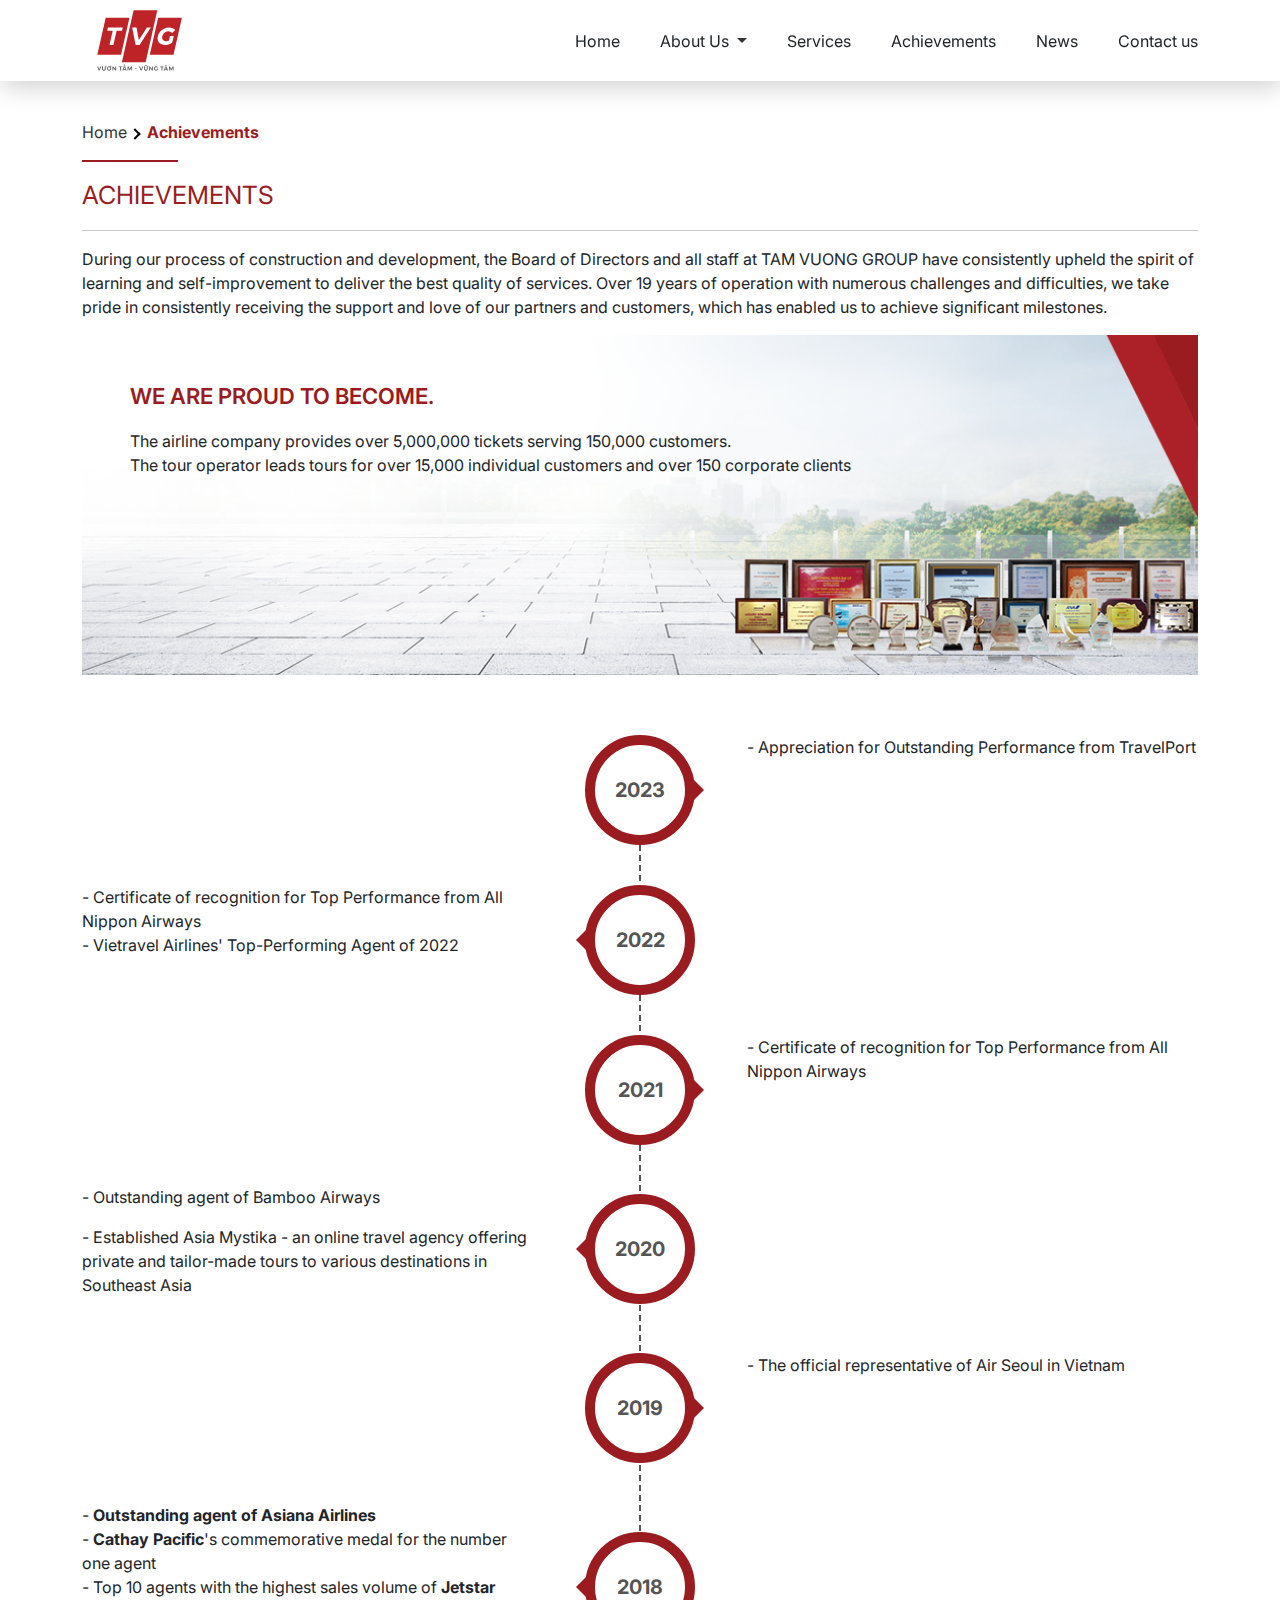
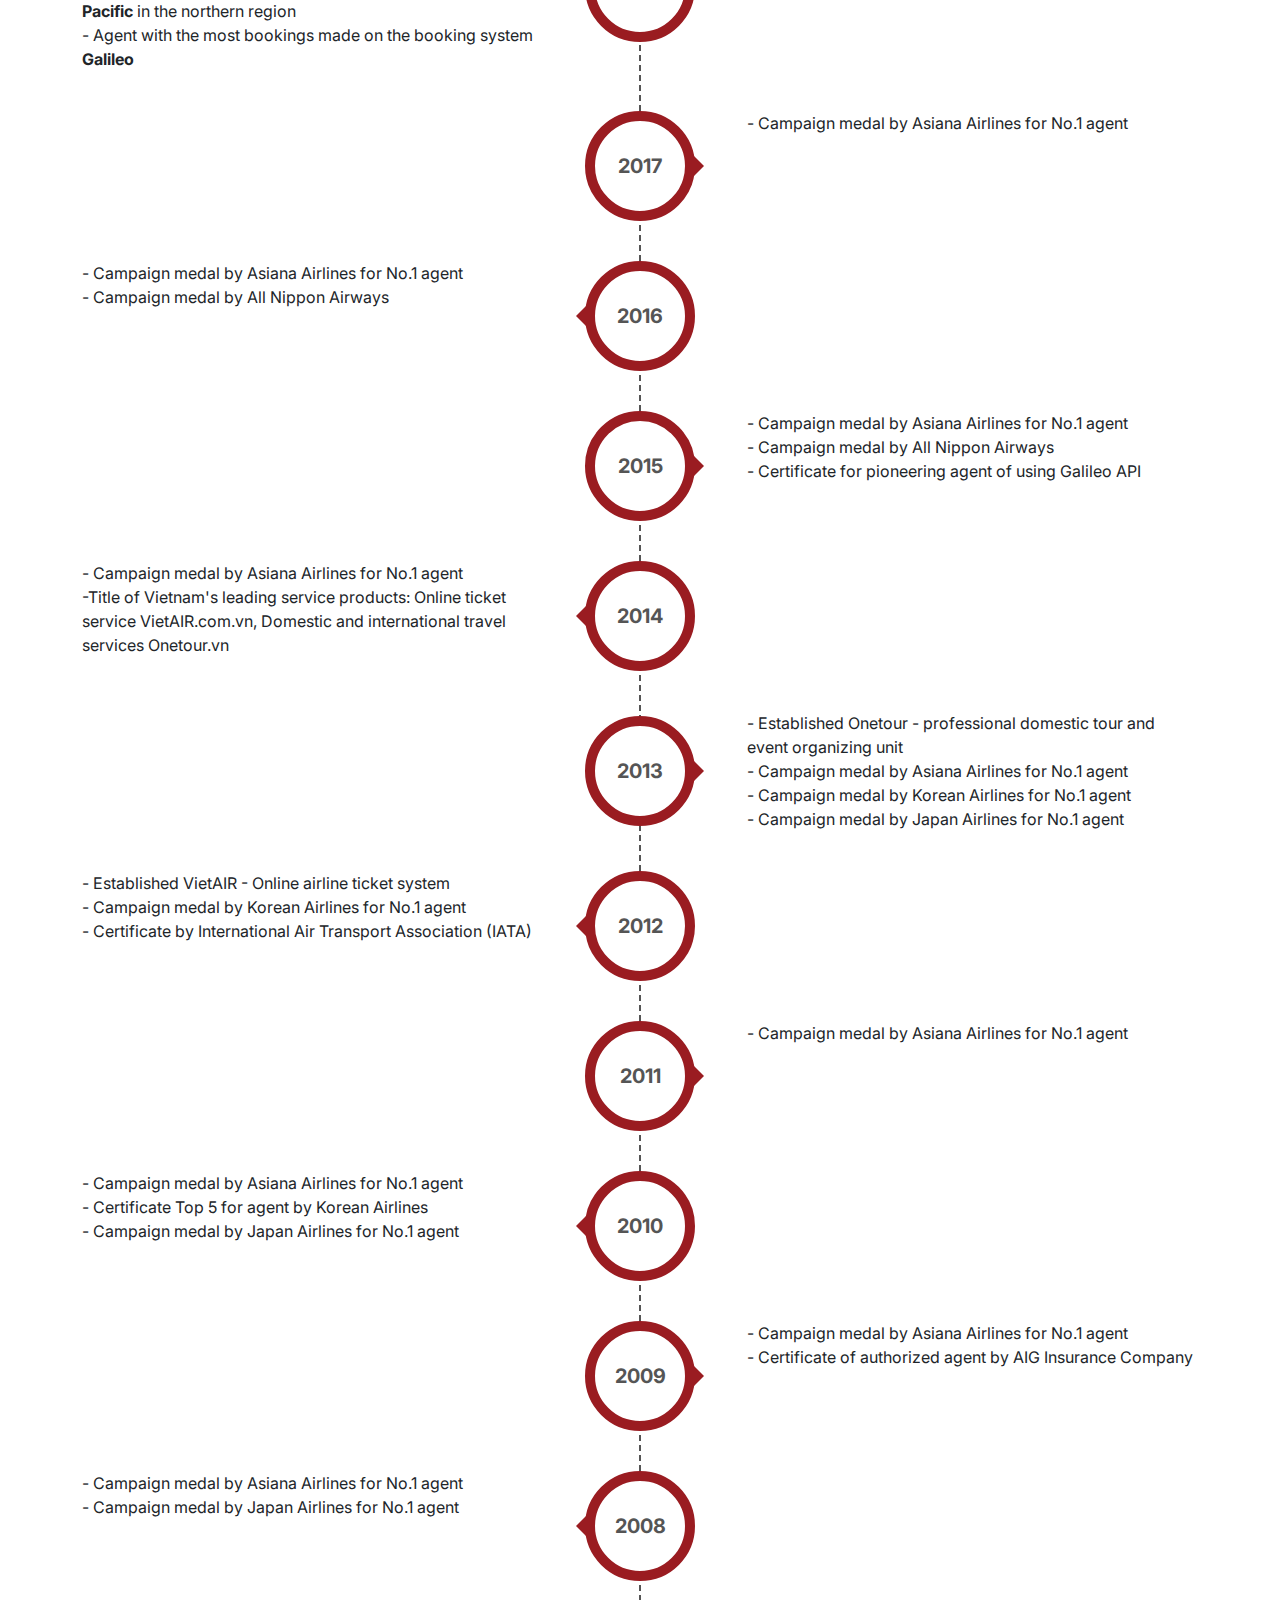
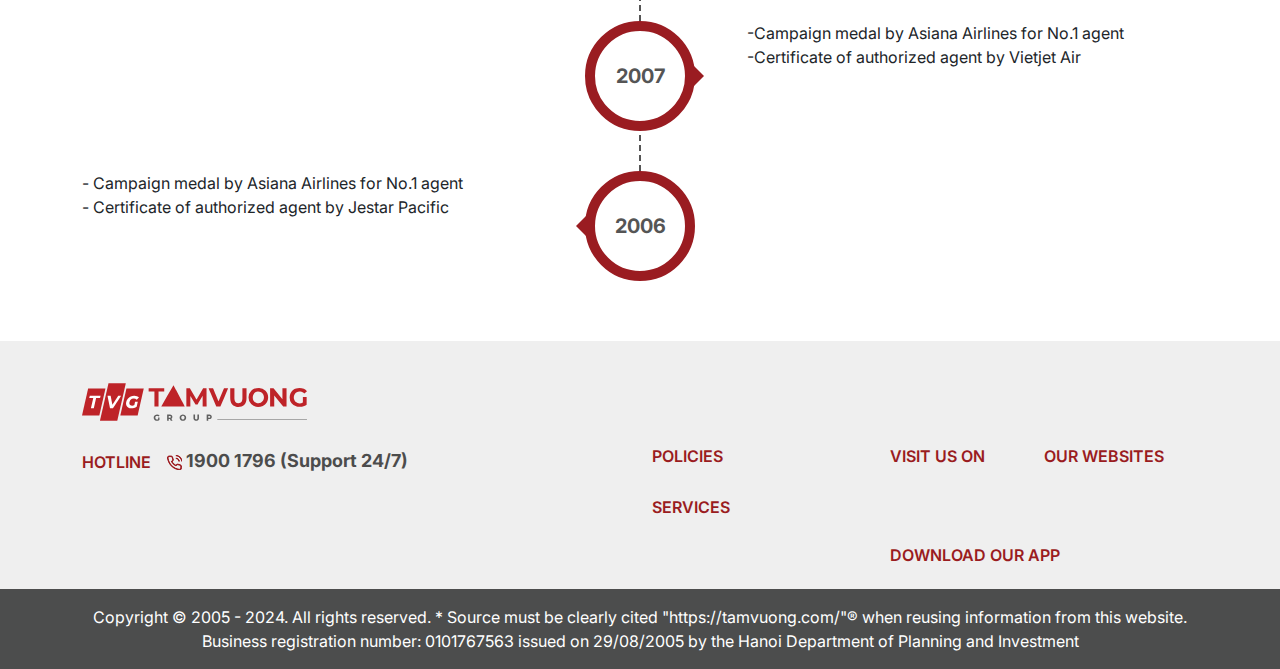
<file: Achievements.html>
<!DOCTYPE html>
<html lang="en">
<head>
    <meta charset="UTF-8">
    <meta name="viewport" content="width=device-width, initial-scale=1.0">
    <title>Document</title>
    <link href="https://cdn.jsdelivr.net/npm/bootstrap@5.3.3/dist/css/bootstrap.min.css" rel="stylesheet">
    <link rel="stylesheet" href="shared.css">
    <!-- <link rel="stylesheet" href="../index.css"> -->
    <link rel="stylesheet" href="./header.css">
    <link rel="stylesheet" href="./footer.css">
    <link rel="stylesheet" href="./Achievements.css">
</head>
<body>
    <header></header>
    <section>
        <div class="container">
            <ul class="breadcrumb">
                <li>
                    <a href="/">Home</a>
                    <span class="arrow right"></span>
                </li>
                <li>
                    <span >Achievements</span>
                </li>
            </ul>
            <h1 class="title_h2">Achievements</h1>
            <hr class="d-lg-block d-none">
            <p>During our process of construction and development, the Board of Directors and all staff at TAM VUONG GROUP have consistently upheld the spirit of learning and self-improvement to deliver the best quality of services. Over 19 years of operation with numerous challenges and difficulties, we take pride in consistently receiving the support and love of our partners and customers, which has enabled us to achieve significant milestones.</p>
            <div class="p-5 bg-archivement">
                <h2 class="title_h2_page_child">WE ARE PROUD TO BECOME.</h2>
                <p class="mb-0">The airline company provides over 5,000,000 tickets serving 150,000 customers.</p>
                <p class="mb-0">The tour operator leads tours for over 15,000 individual customers and over 150 corporate clients</p>
            </div>
        </div>
    </section>
    <section class="section-lich-su mt-60">
        <div class="container d-flex flex-column">
            <div class="row">
                <div class="col-md-5"></div>
                <div class="col-md-2">
                    <div class="year-circle right">2023</div>
                </div>
                <div class="col-md-5">
                    <div class="block-year__text">
                        <p >- Appreciation for Outstanding Performance from TravelPort</p>
                    </div>
                </div>
            </div>
            <div class="row">
                <div class="col-md-5">
                    <div class="block-year__text">
                        <p >- Certificate of recognition for Top Performance from All Nippon Airways</p>
                        <p>- Vietravel Airlines' Top-Performing Agent of 2022
                        </p>
                    </div>
                </div>
                <div class="col-md-2">
                    <div class="year-circle left">2022</div>
                </div>
                <div class="col-md-5"></div>
            </div>
            <div class="row">
                <div class="col-md-5"></div>
                <div class="col-md-2">
                    <div class="year-circle right">2021</div>
                </div>
                <div class="col-md-5">
                    <div class="block-year__text">
                        <p >- Certificate of recognition for Top Performance from All Nippon Airways</p>
                    </div>
                </div>
            </div>
            <div class="row">
                <div class="col-md-5">
                    <p>- Outstanding agent of Bamboo Airways</p>
                    <p>- Established Asia Mystika - an online travel agency offering private and tailor-made tours to various destinations in Southeast Asia</p>
                </div>
                <div class="col-md-2">
                    <div class="year-circle left">2020</div>
                </div>
                <div class="col-md-5"></div>
            </div>
            <div class="row">
                <div class="col-md-5"></div>
                <div class="col-md-2">
                    <div class="year-circle right">2019</div>
                </div>
                <div class="col-md-5">
                    <div class="block-year__text">
                        <p >- The official representative of Air Seoul in Vietnam</p>
                    </div>
                </div>
            </div>
            <div class="row">
                <div class="col-md-5">
                    <div class="block-year__text">
                        <p>- <b>Outstanding agent of Asiana Airlines</b></p>
                        <p>- <b>Cathay Pacific</b>'s commemorative medal for the number one agent</p>
                        <p>- Top 10 agents with the highest sales volume of <b>Jetstar Pacific</b> in the northern region</p>
                        <p>- Agent with the most bookings made on the booking system <b>Galileo</b></p>
                    </div>
                </div>
                <div class="col-md-2">
                    <div class="year-circle left">2018</div>
                </div>
                <div class="col-md-5"></div>
            </div>
            <div class="row">
                <div class="col-md-5"></div>
                <div class="col-md-2">
                    <div class="year-circle right">2017</div>
                </div>
                <div class="col-md-5">
                    <div class="block-year__text">
                        <p>- Campaign medal by Asiana Airlines for No.1 agent
                        </p>
                    </div>
                </div>
            </div>
            <div class="row">
                <div class="col-md-5">
                    <div class="block-year__text">
                        <p>- Campaign medal by Asiana Airlines for No.1 agent</p>
                        <p>- Campaign medal by All Nippon Airways</p>
                    </div>
                </div>
                <div class="col-md-2">
                    <div class="year-circle left">2016</div>
                </div>
                <div class="col-md-5"></div>
            </div>
            <div class="row">
                <div class="col-md-5"></div>
                <div class="col-md-2">
                    <div class="year-circle right">2015</div>
                </div>
                <div class="col-md-5">
                    <div class="block-year__text">
                        <p>- Campaign medal by Asiana Airlines for No.1 agent</p>
                        <p>- Campaign medal by All Nippon Airways</p>
                        <p>- Certificate for pioneering agent of using Galileo API</p>
                    </div>
                </div>
            </div>
            <div class="row">
                <div class="col-md-5">
                    <div class="block-year__text">
                        <p>- Campaign medal by Asiana Airlines for No.1 agent</p>
                        <p>-Title of Vietnam's leading service products: Online ticket service VietAIR.com.vn, Domestic and international travel services Onetour.vn</p>
                    </div>
                </div>
                <div class="col-md-2">
                    <div class="year-circle left">2014</div>
                </div>
                <div class="col-md-5"></div>
            </div>
            <div class="row">
                <div class="col-md-5"></div>
                <div class="col-md-2">
                    <div class="year-circle right">2013</div>
                </div>
                <div class="col-md-5">
                    <div class="block-year__text">
                        <p>- Established Onetour - professional domestic tour and event organizing unit</p>
                        <p>- Campaign medal by Asiana Airlines for No.1 agent</p>
                        <p>- Campaign medal by Korean Airlines for No.1 agent</p>
                        <p>- Campaign medal by Japan Airlines for No.1 agent</p>
                    </div>
                </div>
            </div>
            <div class="row">
                <div class="col-md-5">
                    <div class="block-year__text">
                        <p>- Established VietAIR - Online airline ticket system</p>
                        <p>- Campaign medal by Korean Airlines for No.1 agent</p>
                        <p>- Certificate by International Air Transport Association (IATA)</p>
                    </div>
                </div>
                <div class="col-md-2">
                    <div class="year-circle left">2012</div>
                </div>
                <div class="col-md-5"></div>
            </div>
            <div class="row">
                <div class="col-md-5"></div>
                <div class="col-md-2">
                    <div class="year-circle right">2011</div>
                </div>
                <div class="col-md-5">
                    <div class="block-year__text">
                        <p>- Campaign medal by Asiana Airlines for No.1 agent</p>
                    </div>
                </div>
            </div>
            <div class="row">
                <div class="col-md-5">
                    <div class="block-year__text">
                        <p>- Campaign medal by Asiana Airlines for No.1 agent</p>
                        <p>- Certificate Top 5 for agent by Korean Airlines</p>
                        <p>- Campaign medal by Japan Airlines for No.1 agent</p>
                    </div>
                </div>
                <div class="col-md-2">
                    <div class="year-circle left">2010</div>
                </div>
                <div class="col-md-5"></div>
            </div>
            <div class="row">
                <div class="col-md-5"></div>
                <div class="col-md-2">
                    <div class="year-circle right">2009</div>
                </div>
                <div class="col-md-5">
                    <div class="block-year__text">
                        <p>- Campaign medal by Asiana Airlines for No.1 agent</p>
                        <p>- Certificate of authorized agent by AIG Insurance Company</p>
                    </div>
                </div>
            </div>
            <div class="row">
                <div class="col-md-5">
                    <div class="block-year__text">
                        <p>- Campaign medal by Asiana Airlines for No.1 agent</p>
                        <p>- Campaign medal by Japan Airlines for No.1 agent</p>
                    </div>
                </div>
                <div class="col-md-2">
                    <div class="year-circle left">2008</div>
                </div>
                <div class="col-md-5"></div>
            </div>
            <div class="row">
                <div class="col-md-5"></div>
                <div class="col-md-2">
                    <div class="year-circle right">2007</div>
                </div>
                <div class="col-md-5">
                    <div class="block-year__text">

                        <p>-Campaign medal by Asiana Airlines for No.1 agent</p>
                        <p>-Certificate of authorized agent by Vietjet Air</p>
                    </div>
                </div>
            </div>
            <div class="row">
                <div class="col-md-5">
                    <div class="block-year__text">
                        <p>- Campaign medal by Asiana Airlines for No.1 agent</p>
                        <p>- Certificate of authorized agent by Jestar Pacific</p>
                    </div>
                </div>
                <div class="col-md-2">
                    <div class="year-circle left">2006</div>
                </div>
                <div class="col-md-5"></div>
            </div>
        </div>
    </section>
    <footer class="mt-60"></footer>
    <!-- JQUERY -->
    <script src="https://ajax.googleapis.com/ajax/libs/jquery/3.7.1/jquery.min.js"></script>
    <!-- BOOTSTRAP -->
      <script src="https://cdn.jsdelivr.net/npm/bootstrap@5.3.3/dist/js/bootstrap.bundle.min.js"></script>
      <script src="./header_footer.js"></script>
</body>
</html>
</file>
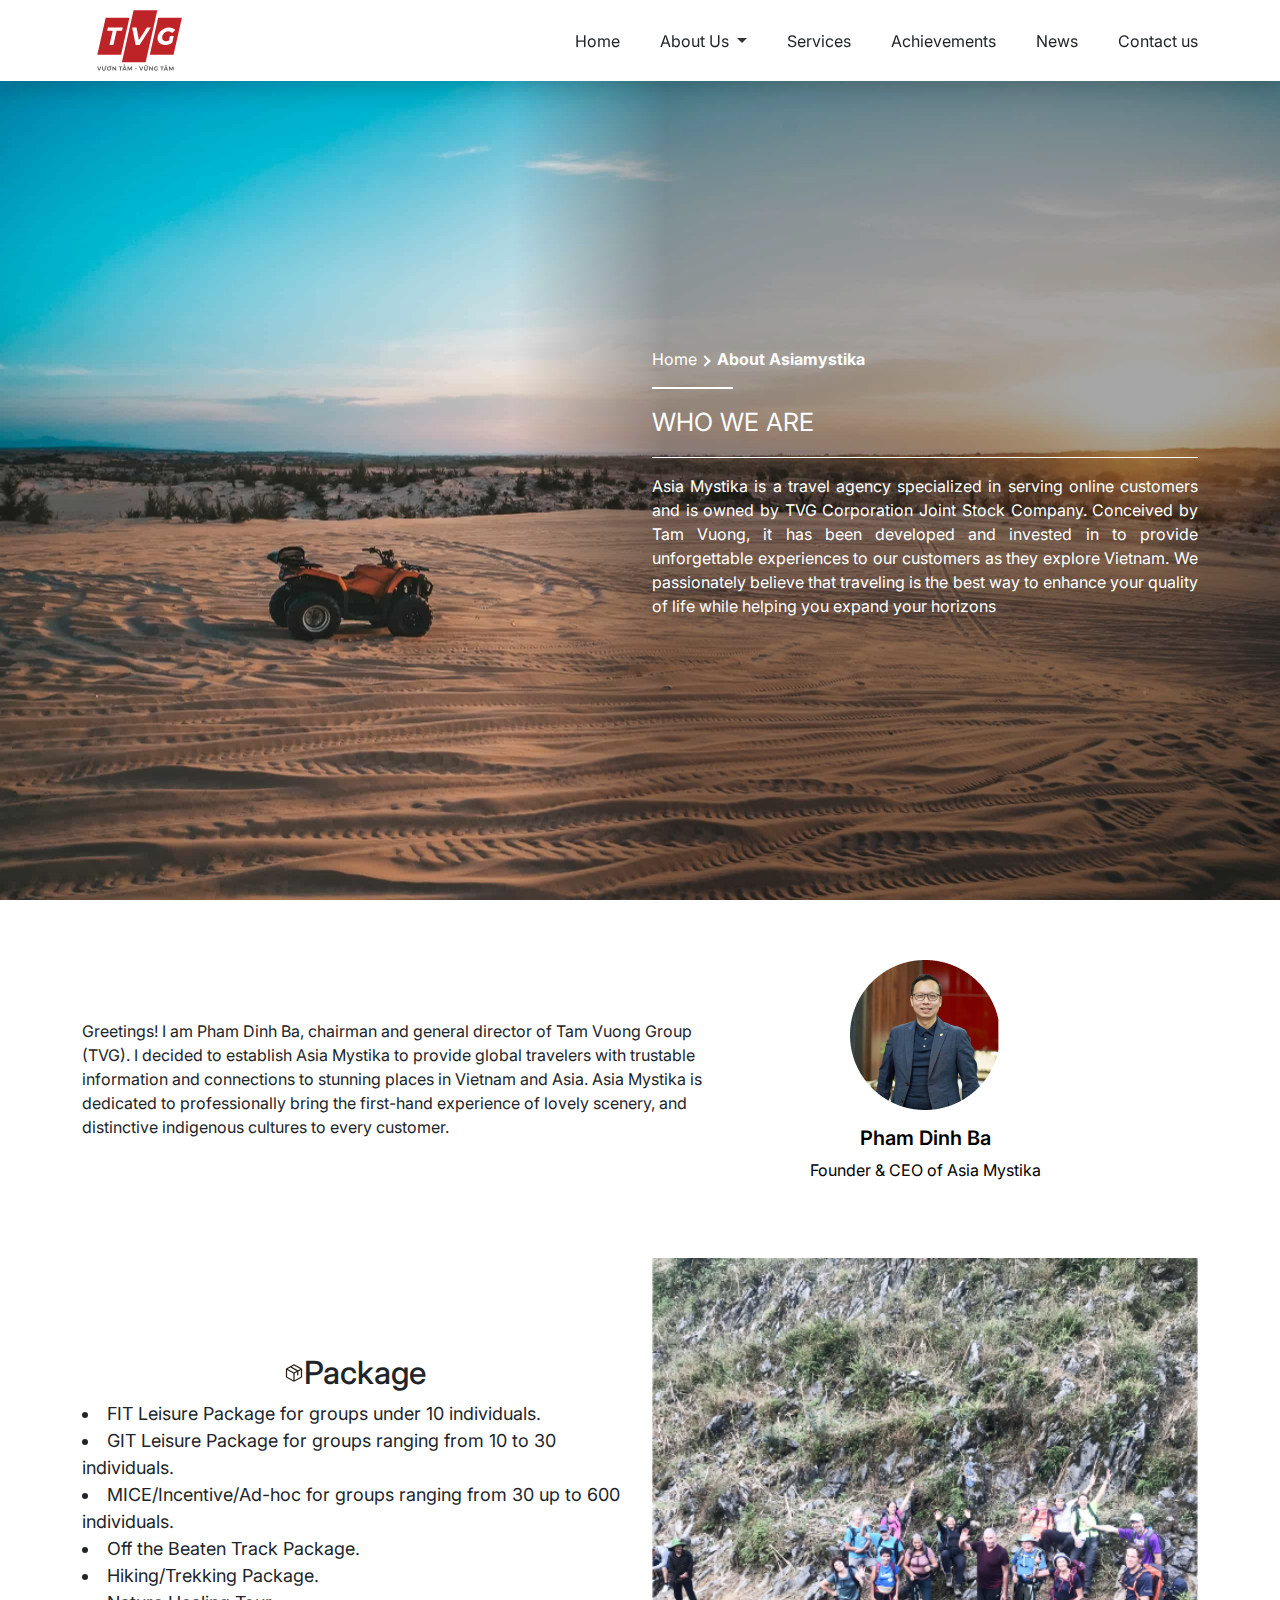
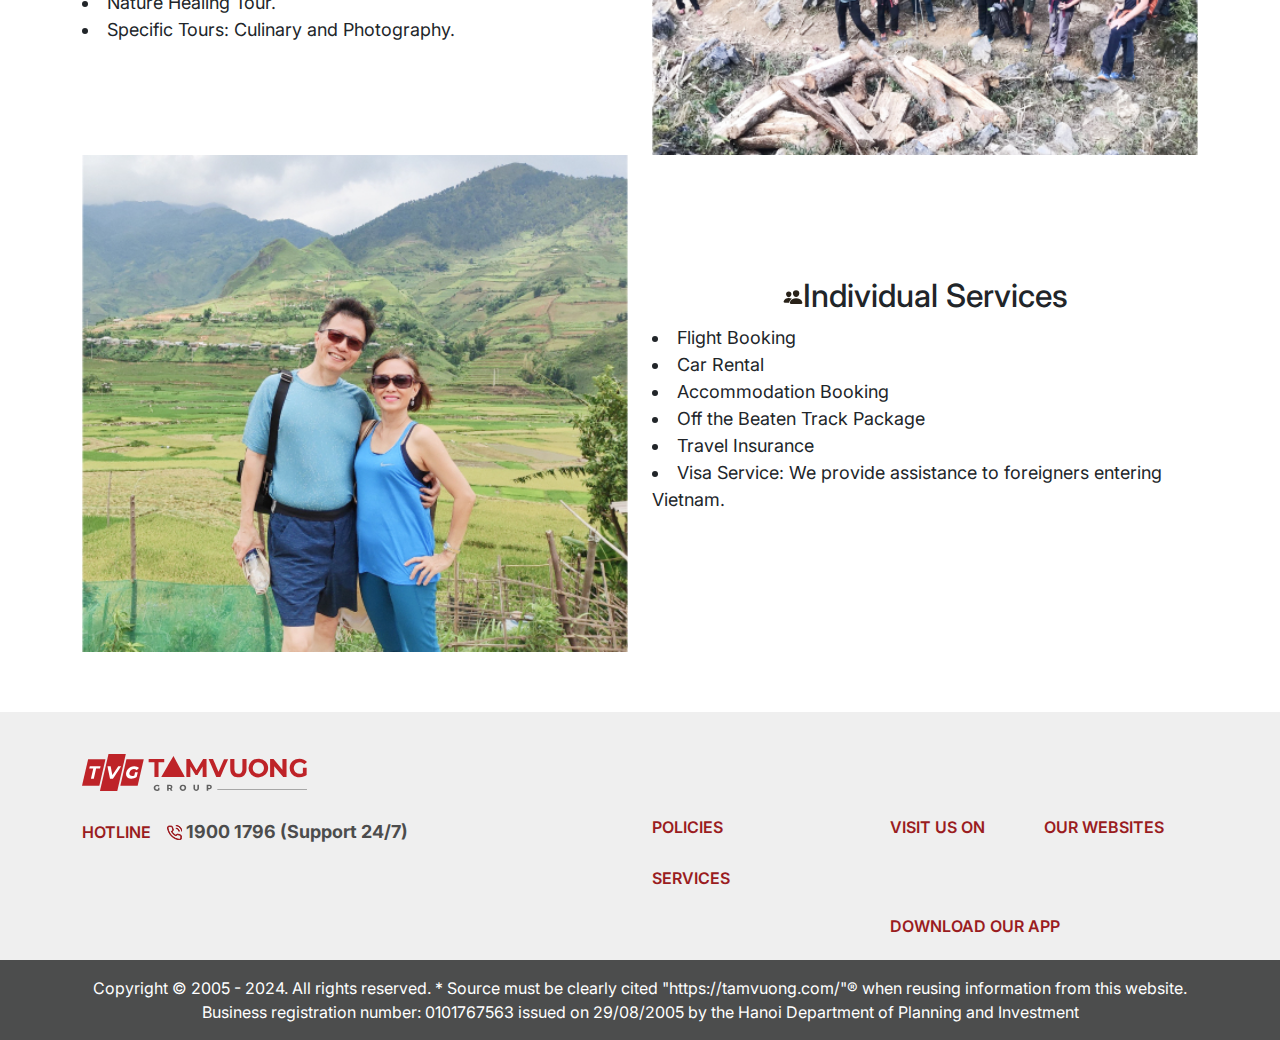
<file: asiamystika.html>
<!DOCTYPE html>
<html lang="en">
<head>
    <meta charset="UTF-8">
    <meta name="viewport" content="width=device-width, initial-scale=1.0">
    <title>Document</title>
    <link href="https://cdn.jsdelivr.net/npm/bootstrap@5.3.3/dist/css/bootstrap.min.css" rel="stylesheet">
    <link rel="stylesheet" href="shared.css">
    <!-- <link rel="stylesheet" href="../index.css"> -->
    <link rel="stylesheet" href="./header.css">
    <link rel="stylesheet" href="./footer.css">
    <link rel="stylesheet" href="./About/asiamystika.css">
</head>
<body>
    <header></header>
    <section id="section-1" class="d-flex  align-items-lg-center">
        <div class="container position-relative z-2">
            <div class="row">
                <div class="col-lg-6"></div>
                <div class="col-lg-6">
                    <ul class="breadcrumb">
                        <li>
                            <a href="/" class="text-white">Home</a>
                            <span class="arrow right"></span>
                        </li>
                        <li>
                            <span >About Asiamystika</span>
                        </li>
                    </ul>
                    <h1 class="title_h2 text-white">Who we are</h1>
                    <hr class="d-lg-block d-none ">
                    <p class="text-white ">Asia Mystika is a travel agency specialized in serving online customers and is owned by TVG Corporation Joint Stock Company. Conceived by Tam Vuong, it has been developed and invested in to provide unforgettable experiences to our customers as they explore Vietnam. We passionately believe that traveling is the best way to enhance your quality of life while helping you expand your horizons </p>
                </div>
            </div>
           
        </div>

    </section>
    <section class="mt-60" id="section-2">
        <div class="container">
            <div class="row">
                <div class="col-md-7 d-flex align-items-center">
                    <p class="mb-0">Greetings! I am Pham Dinh Ba, chairman and general director of Tam Vuong Group (TVG). I decided to establish Asia Mystika to provide global travelers with trustable information and connections to stunning places in Vietnam and Asia. Asia Mystika is dedicated to professionally bring the first-hand experience of lovely scenery, and distinctive indigenous cultures to every customer.</p>
                </div>
                <div class="col-md-4 mt-3 mt-lg-0">
                    <div class="box-founder text-center">
                        <img class="img-fluid" src="./img/founder.jpg" alt="Pham Dinh Ba">
                        <h3 class="title_founder">Pham Dinh Ba</h3>
                        <p>Founder & CEO of Asia Mystika</p>
                    </div>
                </div>
            </div>
        </div>
    </section>
    <section class="mt-60" id="section-3">
        <div class="container">
            <div class="row">
                <div class="col-lg-6 d-flex justify-content-center flex-column align-items-center">
                    <h3 class="d-flex align-items-center section-2-heading">
                        <img src="./icon/Package.svg" alt="">
                        Package
                    </h3>
                    <ul id="package-list"></ul>
                </div>
                <div class="col-lg-6">
                    <img class="img-fluid w-100" src="./img/bg-right-1.jpg" alt="">
                </div>
            </div>
            <div class="row flex-column-reverse flex-lg-row mt-4 mt-lg-0">
                <div class="col-lg-6">
                    <img class="img-fluid w-100" src="./img/bg-left-2.jpg" alt="">
                </div>
                <div class="col-lg-6  d-flex justify-content-center align-items-center flex-column">
                    <h3 class="d-flex align-items-center section-2-heading">
                        <img src="./icon/People.svg" alt="">
                        Individual Services
                    </h3>
                    <ul id="sevices-list"></ul>
                </div>
            </div>
            
        </div>
    </section>
    <section>
        <div class="container"></div>
    </section>
    <footer class="mt-60"></footer>
    <!-- JQUERY -->
    <script src="https://ajax.googleapis.com/ajax/libs/jquery/3.7.1/jquery.min.js"></script>
    <!-- BOOTSTRAP -->
      <script src="https://cdn.jsdelivr.net/npm/bootstrap@5.3.3/dist/js/bootstrap.bundle.min.js"></script>
      <script src="./header_footer.js"></script>
      <script src="About/asiamystika.js"></script>
</body>
</html>
</file>
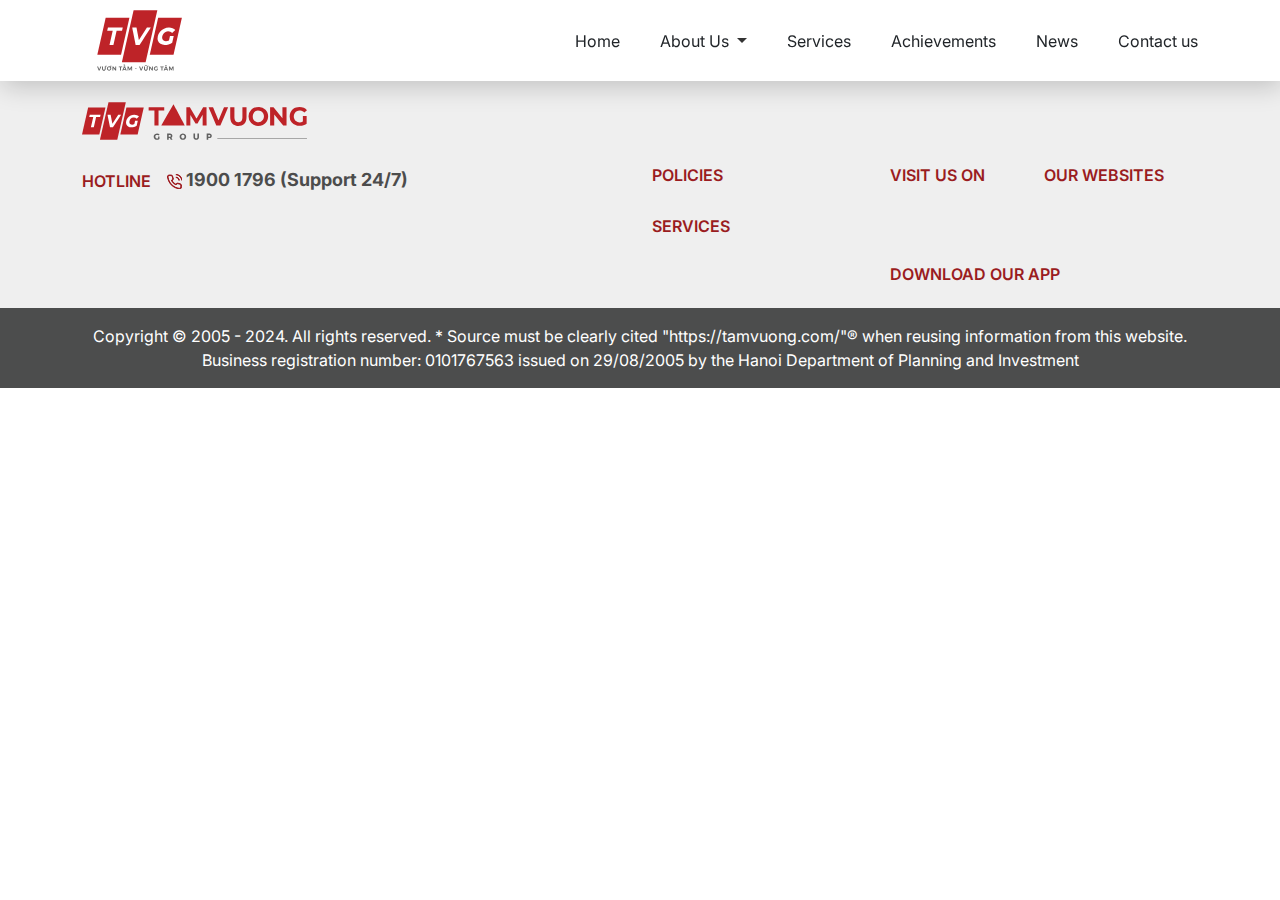
<file: News.html>
<!DOCTYPE html>
<html lang="en">
<head>
    <meta charset="UTF-8">
    <meta name="viewport" content="width=device-width, initial-scale=1.0">
    <title>Document</title>
    <link href="https://cdn.jsdelivr.net/npm/bootstrap@5.3.3/dist/css/bootstrap.min.css" rel="stylesheet">
    <link rel="stylesheet" href="shared.css">
    <!-- <link rel="stylesheet" href="../index.css"> -->
    <link rel="stylesheet" href="./header.css">
    <link rel="stylesheet" href="./footer.css">
</head>
<body>
    <header></header>
    
    <footer class="mt-60"></footer>
    <!-- JQUERY -->
    <script src="https://ajax.googleapis.com/ajax/libs/jquery/3.7.1/jquery.min.js"></script>
    <!-- BOOTSTRAP -->
      <script src="https://cdn.jsdelivr.net/npm/bootstrap@5.3.3/dist/js/bootstrap.bundle.min.js"></script>
      <script src="./header_footer.js"></script>
</body>
</html>
</file>
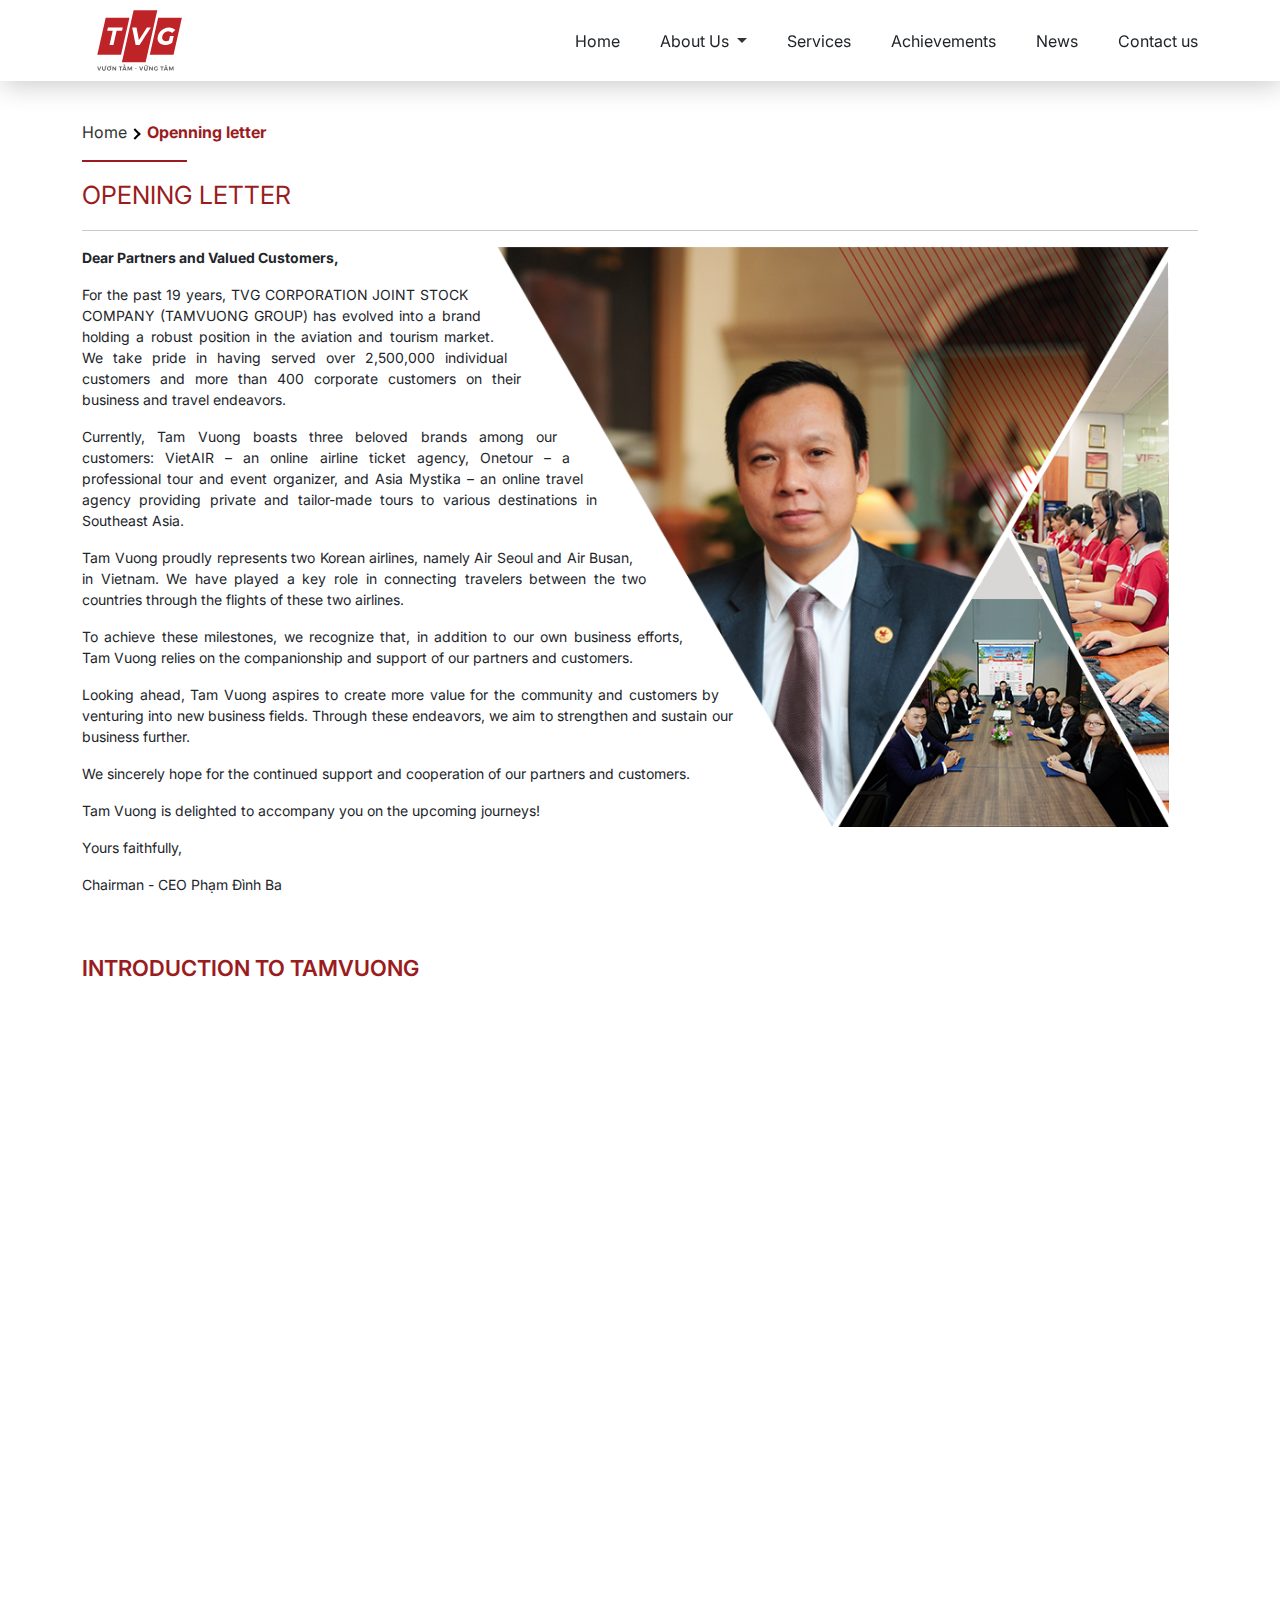
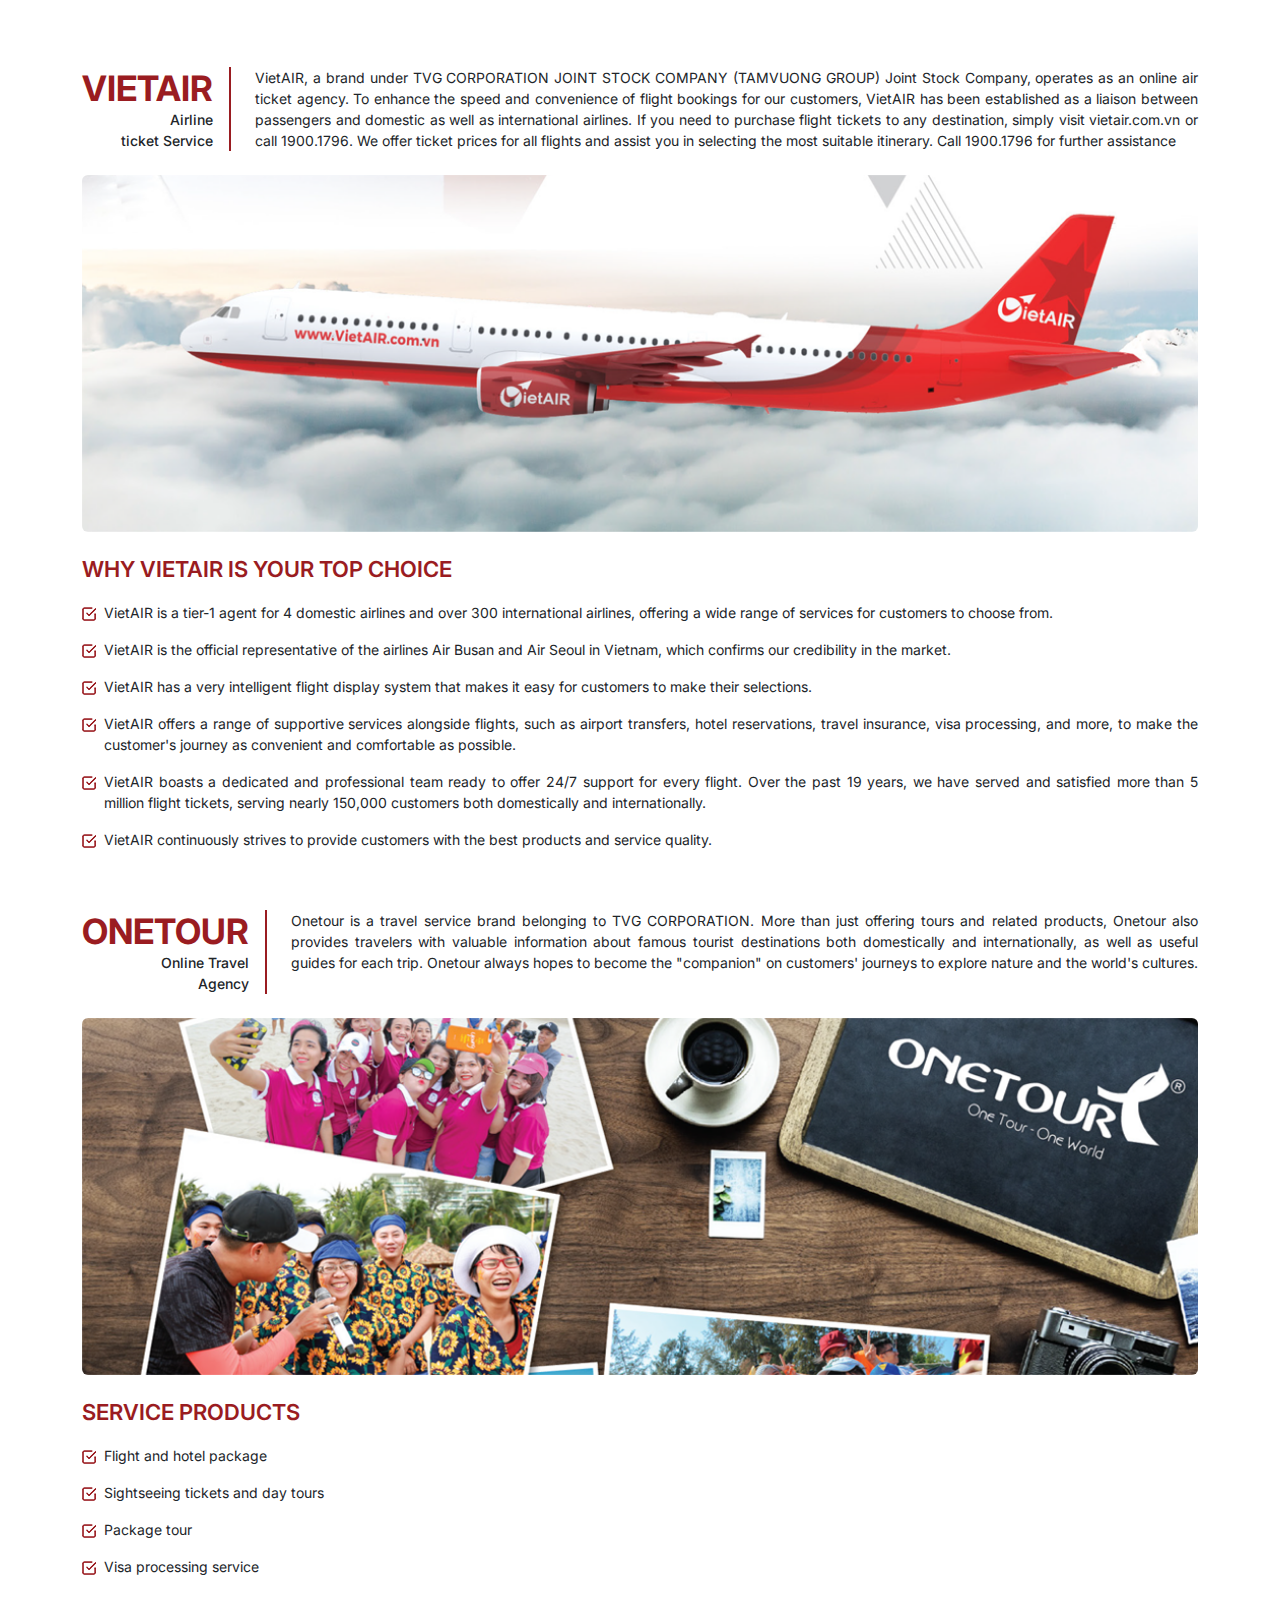
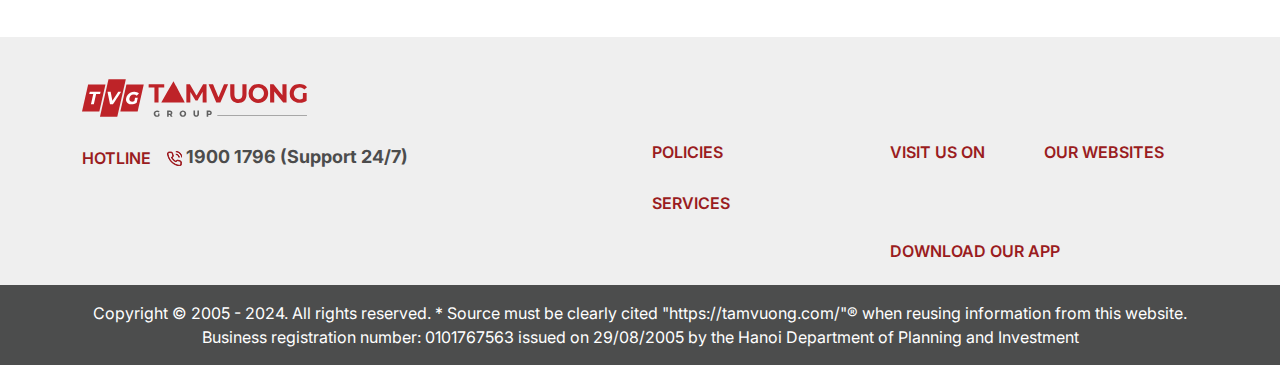
<file: thu_ngo.html>
<!DOCTYPE html>
<html lang="en">
<head>
    <meta charset="UTF-8">
    <meta name="viewport" content="width=device-width, initial-scale=1.0">
    <title>Document</title>
      <!-- BOOTSTRAP -->
	<link href="https://cdn.jsdelivr.net/npm/bootstrap@5.3.3/dist/css/bootstrap.min.css" rel="stylesheet">
    <link rel="stylesheet" href="shared.css">
    <!-- <link rel="stylesheet" href="../index.css"> -->
    <link rel="stylesheet" href="./header.css">
    <link rel="stylesheet" href="./footer.css">
    <link rel="stylesheet" href="./About/thu_ngo.css">

</head>
<body>
    <header></header>
<section id="section-1">
    <div class="container">
        <ul class="breadcrumb">
            <li>
                <a href="/">Home</a>
                <span class="arrow right"></span>
            </li>
            <li>
                <span >Openning letter</span>
            </li>
        </ul>
        <h1 class="title_h2">OPENING LETTER</h1>
        <hr class="d-lg-block d-none">
        <p class="fw-bold d-lg-none"> Dear Partners and Valued Customers,</p>
        <div  id="thu_ngo">
            <div class="bg-introduction">
                <img class="img-fluid" src="./img/introduction-bg-v1.png" alt="Introduction">
            </div>
           
            <div class="content">

                <p class="fw-bold d-lg-block d-none"> Dear Partners and Valued Customers,</p>
                
                <p>For the past 19 years, TVG CORPORATION JOINT STOCK COMPANY (TAMVUONG GROUP) has evolved into a brand holding a robust position in the aviation and tourism market. We take pride in having served over 2,500,000 individual customers and more than 400 corporate customers on their business and travel endeavors.</p>
                <p>
                    Currently, Tam Vuong boasts three beloved brands among our customers: VietAIR – an online airline ticket agency, Onetour – a professional tour and event organizer, and Asia Mystika – an online travel agency providing private and tailor-made tours to various destinations in Southeast Asia.</p>
                    <p>Tam Vuong proudly represents two Korean airlines, namely Air Seoul and Air Busan, in Vietnam. We have played a key role in connecting travelers between the two countries through the flights of these two airlines.</p>
                    <p>To achieve these milestones, we recognize that, in addition to our own business efforts, Tam Vuong relies on the companionship and support of our partners and customers.</p>
                    <p>Looking ahead, Tam Vuong aspires to create more value for the community and customers by venturing into new business fields. Through these endeavors, we aim to strengthen and sustain our business further.</p>
                    <p>We sincerely hope for the continued support and cooperation of our partners and customers.</p>
                    <p>Tam Vuong is delighted to accompany you on the upcoming journeys!</p>  
                    <p>Yours faithfully,</p>
                    <p>Chairman - CEO Phạm Đình Ba</p>
                    
            </div>
        </div>
        
    </div>
</section>
<section class="mt-60" id="section_video_gioi_thieu">
    <div class="container">
        <h2 class="title_h2_page_child">Introduction to TAMVUONG</h2>
        <iframe class="rounded-2" width="100%" height="600px" src="https://www.youtube-nocookie.com/embed/NmVQeZAXuuk?si=Lf_vM-cv2PDhWSpu" title="YouTube video player" frameborder="0" allow="accelerometer; autoplay; clipboard-write; encrypted-media; gyroscope; picture-in-picture; web-share" referrerpolicy="strict-origin-when-cross-origin" allowfullscreen></iframe>
    </div>
</section>
<section id="vietair" class="section_brand mt-60">
    <div class="container">
        <div class="row gap-2 gap-lg-0">
            <div class="col-lg-3 ">
                <div class=" block_brand_text">
                    <h2 class="title_branch">VIETAIR</h2>
                    <div class="service_band">
                        <p >Airline</p>
                        <p> ticket Service</p>
                    </div>
                </div>
            </div>
            <div class="col-lg-9">
                <p class="description_brand">
                    VietAIR, a brand under TVG CORPORATION JOINT STOCK COMPANY (TAMVUONG GROUP) Joint Stock Company, operates as an online air ticket agency. To enhance the speed and convenience of flight bookings for our customers, VietAIR has been established as a liaison between passengers and domestic as well as international airlines. If you need to purchase flight tickets to any destination, simply visit vietair.com.vn or call 1900.1796. We offer ticket prices for all flights and assist you in selecting the most suitable itinerary. Call 1900.1796 for further assistance
                </p>
            </div>
        </div>
        <div class="image_section_vietair mt-4 mb-4">
            <img class="img-fluid w-100 rounded-2" src="./img/img-intro-1.png" alt="VietAIR.com.vn">
        </div>
        <h3 class="title_h2_page_child">Why vietair is your top choice</h3>
        <ul id="ly_do_vietair" class="ly_do">
            
        </ul>       
    </div>
</section>
<section id="Onetour" class="mt-60 section_brand">
    <div class="container">
        <div class="row gap-2 gap-lg-0">
            <div class="col-lg-3 ">
                <div class=" block_brand_text">
                    <h2 class="title_branch">ONETOUR</h2>
                    <div class="service_band">
                        <p >Online Travel</p>
                        <p> Agency</p>
                    </div>
                </div>
            </div>
            <div class="col-lg-9">
                <p class="description_brand">
                    Onetour is a travel service brand belonging to TVG CORPORATION. More than just offering tours and related products, Onetour also provides travelers with valuable information about famous tourist destinations both domestically and internationally, as well as useful guides for each trip. Onetour always hopes to become the "companion" on customers' journeys to explore nature and the world's cultures.
                </p>
            </div>
        </div>
        <div class="image_section_vietair mt-4 mb-4 ">
            <img class="img-fluid w-100 rounded-2" src="./img/img-intro-2.png" alt="VietAIR.com.vn">
        </div>
        <h3 class="title_h2_page_child">Service products</h3>
        <ul id="ly_do_onetour" class="ly_do">
            
        </ul>       
    </div>
</section>

    <footer class="mt-60"></footer>
     <!-- JQUERY -->
     <script src="https://ajax.googleapis.com/ajax/libs/jquery/3.7.1/jquery.min.js"></script>
     <!-- BOOTSTRAP -->
       <script src="https://cdn.jsdelivr.net/npm/bootstrap@5.3.3/dist/js/bootstrap.bundle.min.js"></script>
       <script src="./header_footer.js"></script>
       <script src="./About/thu_ngo.js"></script>

</body>
</html>
</file>
<file: shared.css>
@import url('https://fonts.googleapis.com/css2?family=Inter:wght@100..900&display=swap');
*{
    margin: 0;
    padding: 0;
    box-sizing: border-box;
    font-family: "Inter", sans-serif;
    white-space: normal;
}

:root{
    --main:#9a1c21;
    --navList:#333;
    --description:#212529;
    --white:#fff;
}
html,body{
    overflow-x:hidden ;
    width: 100vw;
}
ul,ol{
    list-style-type: none;
    padding-left: 0;
}
a{
    text-decoration: none;
}
button{
    outline: none;
}
.arrow {
    border: solid black;
    border-width: 0 2px 2px 0;
    display: inline-block;
    padding: 3px;
  }
  .arrow.right {
    transform: rotate(-45deg);
    -webkit-transform: rotate(-45deg);
  }
  .breadcrumb{
    gap: 8px;
  }
  .breadcrumb span {
    color: var(--main);
    font-weight: 700;
  }
  .breadcrumb  li a {
    color: var(--navList);
  }
.mt-60{
    margin-top: 60px;
}
.pt-60{
    padding-top: 60px;
}
.title_h2{
    font-size: 25px;
    color: var(--main);
    position: relative;
    width: fit-content;
    text-transform: uppercase;
    font-weight: 400;
    padding-top: 20px;
    margin-bottom: 20px;
}
.title_h2::after{
    content: "";
    width:50%;
    left:0;
    top:0;
    position: absolute;
    border:1px solid var(--main);
}
.title_h2_page_child{
    font-size:22px;
    color: var(--main);
    font-weight: 600;
    margin-bottom: 20px;
    text-transform: uppercase;
}
@media(max-width:992px){
    .title_h2{
        font-size:18px;
        padding-top: 0;
    }
    .title_h2::after{
        content: unset;
    }
    p{
        font-size: 14px;
    }
    
}
</file>
<file: header.css>
header{
    padding-top: 8px;
    padding-bottom: 8px;
    position: fixed;
    z-index: 5;
    background-color: var(--white);
    width: 100%;
    -webkit-box-shadow: 2px 5px 25px rgba(0,0,0,0.2);
    box-shadow: 2px 5px 25px rgba(0,0,0,0.2);
    top: 0;
}
header + section {
    margin-top: 120px;
}

.logo_brand img {
    width:115px;
    height: 65px;
    -o-object-fit: contain;
       object-fit: contain;
}
.nav-item{
    position: relative;
    -webkit-transition: .4s;
    -o-transition: .4s;
    transition: .4s;
}
.nav-item:hover .nav-link {
    position: relative;
    color: var(--main);
}
.navbar-nav.nav-lg {
    gap:40px;
}
.navbar-nav.nav-lg .dropdown-menu{
    display: -webkit-box;
    display: -ms-flexbox;
    display: flex;
    position: absolute;
    top:100%;
    left:50%;
    -webkit-transition: .4s;
    -o-transition: .4s;
    transition: .4s;
    opacity: 0;
    -webkit-transform:translateX(-50%) translateY(20%);
        -ms-transform:translateX(-50%) translateY(20%);
            transform:translateX(-50%) translateY(20%);
    pointer-events: none;
    background-color:var(--main);
}
.navbar-nav .dropdown-menu .dropdown-item{
    color: var(--white);
    -webkit-transition: .4s;
    -o-transition: .4s;
    transition: .4s;
}
.navbar-nav.nav-lg .dropdown-menu .dropdown-item:hover{
    color: var(--main);
}
.navbar-nav.nav-lg .nav-item:hover .dropdown-menu{
    opacity: 1;
    -webkit-transform:translateX(-50%) translateY(0);
        -ms-transform:translateX(-50%) translateY(0);
            transform:translateX(-50%) translateY(0);
    pointer-events: all;
}
.has_dropdown .nav-link::after{
    content: "";
    border-left: 5px solid transparent;
    border-right: 5px solid transparent;
    
    border-top: 5px solid var(--navList);

}
.has_dropdown  .nav-link{
    display: -webkit-box;
    display: -ms-flexbox;
    display: flex;
    -webkit-box-align: center;
        -ms-flex-align: center;
            align-items: center;
    gap:8px;
}
/* HEADER MOBILE */
@media(max-width:768px){
    header + section{
        margin-top: 150px;
    }
    #section-1.d-none + section {
        margin-top: 150px;
    }
    .logo_brand img{
        height: 60px;
        width: 110px;
        
    }
    .poppup-mobile{
        position: fixed;
        top:0;
        height: 100vh;
        width:70vw;
        right: -100%;
        background-color: var(--main);
        padding: 16px;
        padding-top: 50px;
        z-index: 3;
        -webkit-transition: .4s;
        -o-transition: .4s;
        transition: .4s;
    }
    .poppup-mobile.active{
        right: 0;
    }
    .overlay{
        width: 100vw;
        left: 100vw;
        top: 0;
        height: 100vh;
        -webkit-transition: .6s;
        -o-transition: .6s;
        transition: .6s;
        position: fixed;
        background-color: rgba(0,0,0,0.5);
        z-index: 2;
    }
    .overlay.active{
        left: 0;
    }
    .navbar-nav.nav-mobile .nav-item{
        color: var(--white);
    }
    .navbar-nav.nav-mobile .nav-item> span{
        padding: var(--bs-nav-link-padding-y) var(--bs-nav-link-padding-x);
        display: -webkit-box;
        display: -ms-flexbox;
        display: flex;
        -webkit-box-align: center;
            -ms-flex-align: center;
                align-items: center;
        gap: 8px;
    }
    .navbar-nav.nav-mobile .nav-item> span::after{
        content: "";
        border-left: 5px solid transparent;
        border-right: 5px solid transparent;
        
        border-top: 5px solid var(--white);
    }
    .btn-open-poppup{
        height: 30px;
    }
    .btn-open-poppup span {
        width:25px;
        height:2px ;
        display: block;
        background-color: var(--main);
    }
    .poppup-mobile .dropdown-menu{
        background-color: unset;
        border: 0;
        padding-bottom: 16px;
        padding-top: 0;
    }
    .btn-close.btn-close-poppup-mobile{
        position: absolute;
        top: 16px;
        right: 16px;
        -webkit-filter: brightness(0) saturate(100%) invert(100%) sepia(0%) saturate(0%) hue-rotate(107deg) brightness(101%) contrast(103%);
                filter: brightness(0) saturate(100%) invert(100%) sepia(0%) saturate(0%) hue-rotate(107deg) brightness(101%) contrast(103%);
        opacity: 1;
    }
}
@media(max-width:992px) and (min-width:768px){
    header .container {
        max-width: 100%;
    }
    .navbar-nav.nav-lg{
        gap: 0;
        justify-content: space-between!important;
        width: 100%;
    }
}
</file>
<file: footer.css>
footer{
    padding-top: 40px;
  
    background-color: #efefef;
}
.logo_footer img {
    width: 225px;
    height: 42px;
    -o-object-fit: contain;
       object-fit: contain;
}
.title_footer{
    color: var(--main);
    font-weight: 600;
    font-size: 16px;
    text-transform: uppercase;
}
.icon_phone_footer{
    width:15px ;
    height: 15px;
    -o-object-fit: contain;
       object-fit: contain;
}
#hotline_footer_tamvuong{
    color:#4c4c4c ;
    font-size: 18px;
    font-weight: 700;
}
.item_child_footer{
    gap:8px;
}
#list_location_footer li{
    gap:8px;
}
footer .location-text{
    font-size:14px;
    color:var(--description);
}
#app img {
    width: 126px;
    height: 126px;
}
.list_item_footer{
    list-style-type: none;
    padding-left: 0;
    display: -webkit-box;
    display: -ms-flexbox;
    display: flex;
    -webkit-box-orient: vertical;
    -webkit-box-direction: normal;
        -ms-flex-direction: column;
            flex-direction: column;
    gap:8px;
}
.list_item_footer#app{
    -webkit-box-orient: horizontal;
    -webkit-box-direction: normal;
        -ms-flex-direction: row;
            flex-direction: row;
}
#list_location_footer ul{
    padding-left: 0;
}
#app a {
    width: -webkit-fit-content;
    width: -moz-fit-content;
    width: fit-content;
}
#footer_bottom{
    background-color: #4C4D4D;

}
#footer_bottom p {
    color: var(--white);
    margin-bottom: 0;
    text-align: center;
}
@media(min-width:992px){
    .w-50.w-lg-100{
        width: 100%!important;
    }
    .justify-content-lg-unset{
        -webkit-box-pack: unset!important;
            -ms-flex-pack: unset!important;
                justify-content: unset!important;
    }
    
}
@media(max-width:768px){
    .logo_footer img{
        width: 200px;
        height:37px;
        object-fit: contain;
    }
    #footer_bottom p{
        text-align: start;
    }
}
</file>
<file: Achievements.css>
.bg-archivement{
    background-image: url('./img/archievement-bg-new-1.png');
    background-repeat: no-repeat;
    background-size: cover;
    background-position: center;
    height: 340px;
}
.year-circle{
    height: 110px;
    width: 110px;
    border-radius: 50%;
    display: flex;
    justify-content: center;
    align-items: center;
    border: 10px solid var(--main);
    font-size: 20px ;
    font-weight: 700;
    color: #555;
    margin: auto;
    position: relative;
    background: #fff;
}
.block-year__text p {
    margin-bottom: 0;
}
.section-lich-su .col-md-2{
    display: flex;
}
.year-circle::before{
    content: "";
    display: block;
    position: absolute;
    top: 50%;
    transform: translateY(-50%);
    border-bottom: solid 10px transparent;
    border-top: solid 10px transparent;
}
.year-circle.left::before{
    border-right: solid 10px var(--main);
    left:-19px;
}
.year-circle.right::before{
    border-left:solid 10px var(--main);
    right: -19px;;
}
.section-lich-su .container{
    position: relative;
    gap: 40px;
}
.section-lich-su .container::after{
    content:"";
    position: absolute;
    display: block;
    border-right: 2px dashed #555;
    height: 100%;
    left: 50%;
    top: 0;
    z-index: 0;
    transform: translateX(-50%);
}

.section-lich-su .container .row{
    position: relative;
    z-index: 2;;
}

@media(max-width:768px){
    .section-lich-su .container .row:nth-last-child(odd){
        flex-direction: column-reverse;
    }
    .year-circle.right::before{
        display: none;
    }
    .bg-archivement{
        background-position: right;
    }
    .section-lich-su .container{
        gap: 0;
    }
    .section-lich-su .container .row{
        padding: 20px 0px;
        border-bottom: 1px dashed #555;
    }
    .year-circle.left::before{
        display: none;
    }
    .section-lich-su .col-md-2{
        margin-bottom:8px;
    }
    .section-lich-su .container::after{
        display: none;
    }
}
</file>
<file: About/asiamystika.css>
#section-1{
    background-image: url('../img/background_inbound-min.jpg');
    background-position: center;
    background-repeat: no-repeat;
    background-size: cover;
    margin-top: 81px;
    height: calc(100vh - 81px);
    position: relative;
}
.breadcrumb span {
    color: #fff;
}
.breadcrumb .arrow{
    border-color: #fff;
}
.breadcrumb a {
    color: #fff;
}
#section-1 .title_h2::after{
    border-color: #fff;
}
#section-1 hr {
    opacity: 1;
    border-color: #fff;
}
#section-1::after{
    content: "";
    position: absolute;
    top:0;
    height: 100%;
    right:0;
    width: 60%;
    background: linear-gradient(to left, rgba(0, 0, 0, 0.35) 80%, rgba(0, 0, 0, 0) 100%);
}
#section-1 p {
    text-align: justify;
}
.title_founder{
    font-size:20px;
    font-weight: 600;
    color: #000;
    margin-top: 16px;
}
.box-founder p {
    color: #000;
}
.section-2-heading{
    font-size:32px;
}
.section-list-item{
    font-size:18px;
}
#section-3 ul {
    list-style-type: disc;
    list-style-position: inside;
}
.section-2-heading img {
    width:20px;
    height: 20px;
    object-fit: contain;
}
@media(max-width:992px){
    #section-1::after{
        width: 100%;
    }
    #section-1{
        padding-top: 40px;
        height: calc(100vh - 400px);
    }
    .section-2-heading{
        font-size: 20px;
        font-weight: 600;
        gap: 8px;
    }
    
}
</file>
<file: About/thu_ngo.css>
.bg-introduction img {
    width: 730px;
    height: 580px;
    -o-object-fit: contain ;
       object-fit: contain ;
}
.bg-introduction {
    float: right;
    -webkit-shape-outside: polygon(0 0, 100% 0, 100% 100%, 50% 100%);
    shape-outside: polygon( 100%);
    -webkit-shape-margin:20px;
    shape-margin: 20px;
}
#thu_ngo .content{
    font-size: 14px;
    text-align: justify;
}
.title_branch{
    font-size: 35px;
    font-weight: 700;
    color: var(--main);
    text-transform: uppercase;
}
.block_brand_text{
    text-align: right;
    border-right:2px solid var(--main);
    padding-right: 16px;
    display: -webkit-box;
    display: -ms-flexbox;
    display: flex;
    height: 100%;
    -webkit-box-orient: vertical;
    -webkit-box-direction: normal;
        -ms-flex-direction: column;
            flex-direction: column;
    -webkit-box-pack: center;
        -ms-flex-pack: center;
            justify-content: center;
}
.block_brand_text h2{
    margin-bottom: 0;
}
.block_brand_text p{
    font-weight: 500;
    font-size: 14px;
    margin-bottom: 0;
}
.description_brand{
    font-size: 14px;
    margin-bottom: 0;
    text-align: justify;
    color: var(--description);
}
.section_brand .col-lg-3{
    width: -webkit-fit-content;
    width: -moz-fit-content;
    width: fit-content;
}
.section_brand .col-lg-9{
    -webkit-box-flex: 1;
        -ms-flex-positive: 1;
            flex-grow: 1;
}
.ly_do {
    display: -webkit-box;
    display: -ms-flexbox;
    display: flex;
    -webkit-box-orient: vertical;
    -webkit-box-direction: normal;
        -ms-flex-direction: column;
            flex-direction: column;
    gap:16px;
}
.item_lydo{
    color: var(--description);
    font-size: 14px;
    display: -webkit-box;
    display: -ms-flexbox;
    display: flex;
    gap:8px;
}
.item_lydo span {
    display: block;
    text-align: justify;
}
@media(max-width:992px){
    .bg-introduction img{
        width: 100%;
        height: auto;
    }
    .bg-introduction{
        float: none;
        -webkit-shape-outside:none;
        shape-outside: none;
        margin-bottom: 24px;
    }
    #section-1 .title_h2{
        margin-bottom: 0;
        
    }
    iframe{
        height:300px
    }
    .block_brand_text{
        border: 0;
        -webkit-box-orient: horizontal;
        -webkit-box-direction: normal;
            -ms-flex-direction: row;
                flex-direction: row;
    }
    .service_band{
        text-align: left;
        border-left: 2px solid var(--main);
        padding-left: 8px;
        margin-left: 8px;
    }
    #ly_do_onetour{
        width: 100%;
    }
    #ly_do_onetour span{
        text-align: left;
    }
    
}
</file>
<file: index.css>
#section-1{
    margin-top: 81px;
}
.swiper_home{
    height: 590px;
}
.swiper_home .swiper-slide img {
    height: 100%;
    width: 100%;
    object-fit: cover;
}
.swiper_home .swiper-button-next,.swiper_home .swiper-button-prev{
    color: #fff;
   height: 50px;
   width: 50px;
   border-radius: 50%;
   filter: brightness(0) saturate(100%) invert(95%) sepia(95%) saturate(1%) hue-rotate(77deg) brightness(104%) contrast(100%);
    background-image: url("icon/airplane-flying-svgrepo-com.svg");
    background-position: center;
    background-size: contain;
    animation-name: wave;
    animation-duration: 1s;
    animation-timing-function: linear;
    animation-iteration-count: infinite;
}
@keyframes wave {
    0% {
        box-shadow: 0 0 0px 0px rgb(255 255 255 / 50%);
    }
    
    100% {
        box-shadow: 0 0 0px 12px rgb(255 255 255 / 0%);
    }
}
.swiper_home  .swiper-button-next:after,.swiper_home .swiper-button-prev:after{
    font-size:26px;
    font-size: 0;
}
.swiper_home  .swiper-button-next{
    right: 30px!important;

    
}
.swiper_home .swiper-button-prev{
    left: 30px!important;
    transform: rotate(180deg);
}
.swiper_home .swiper-pagination-bullet{
    width:10px;
    background-color: var(--main);
    height:3px;
    transition: .4s;
    border-radius: 0;
}
.swiper_home .swiper-pagination-bullet.swiper-pagination-bullet-active{
    width:25px;
}

#sidebar_nav {
    display: flex;
    flex-direction: column;
    justify-content: space-between;
    margin-bottom: 0;
    height: 100%;
}
#sidebar_nav li a {
    color:var(--navList);
    font-size: 14px;
    transition: .4s;
    padding-left: calc(var(--bs-gutter-x) * .5);
    padding-right: calc(var(--bs-gutter-x) * .5);
    padding: 10px;
    display: block;
    width:100%;
}
@media(min-width:992px){
    #sidebar_nav li a:hover{
        background-color: var(--main);
        color: var(--white);
    
    }
    #sidebar_nav li a:hover img {
        filter: brightness(0) saturate(100%) invert(95%) sepia(95%) saturate(1%) hue-rotate(77deg) brightness(104%) contrast(100%);
    }
}

#sidebar_nav li a img {
    width:16px;
    height: 16px;
    object-fit: contain;
}
#product_images{
    display: flex;
    height: 100%;
    padding-left: 0;
    background-color: var(--main);
   
}
#product_images a {
    height: 100%;
    padding: 10px;
}
.product_logo {
    position: absolute;
    top: 16px;
    left: 16px;
    
}

#product_images a .image_product {
    object-fit: cover;
    border-radius: 8px;
    width: 100%;
    height: 100%;
}
.product_services .col-lg-3{
    background-color: #C4C4C4;
    width: fit-content;
}
.product_services .col-lg-9{
    flex-grow: 1;
}
.product_logo img {
    width:100px;
    height: 40px;

    object-fit: contain;
}
#section-3{
    background-image: url('img/bg-award-repeat.png');
    background-position: right center;
    background-size: cover;
    padding: 20px 0;
    background-repeat: no-repeat;

}
#section-3 .container{
    background-size: contain;
    background-position: center right;
    background-repeat: no-repeat;
    background-image: url('img/bg-right-corner-01.png');
}
.description_groups{
    display: flex;
    gap:30px;
    flex-direction: column;
}
.description_groups p {
    color: var(--description);
    text-align: justify;
    font-size: 14px;
}
.award_image img {
    width:100%;
    object-fit: contain; 
}
.title_section_3{
    font-size: 20px;
    color: var(--main);
    margin-top: 25px;
    font-weight: 600;
}
.detail_section_3 p{
    font-size: 14px;
    font-weight: 600;
    color: var(--navList);
}
#new_home{
    display: grid;
    grid-template-columns: repeat(4,1fr);
    gap: 16px;
}
.news_item:not(:first-child){
    display: flex;
    flex-direction: column;
    padding: 16px;
    border:1px solid  #ccc;
    border-radius: 8px;
}
.news_item_content{
    flex-grow: 1;
    display: flex;
    flex-direction: column;
   
}
.news_item:first-child{
    grid-column: 1/3;
}
.title_news{
    line-height: 1.4;
    font-size:16px;
    font-weight: 700;
    display: -webkit-box;
    overflow: hidden;
    -webkit-box-orient: vertical;
    -webkit-line-clamp: 2;
}
.title_news a{
    color: var(--main);

}
.news_item  .img_news{
    height: 175px;
    object-fit: cover;
    width: 100%;
    border-radius: 4px;
}
.news_item:first-child .title_news{
    font-size:18px;
}

.news_item:first-child  .img_news{
    height: 300px;
}
.des_news{
    display: -webkit-box;
    -webkit-box-orient: vertical;
    overflow: hidden;
    font-size: 14px;
    color: var(--description);
    -webkit-line-clamp: 5;
    margin-bottom: 0;
}

.news_item:first-child .des_news{
    -webkit-line-clamp: 2;
    font-size: 16px;
}
.news_item:not(:first-child) .des_news{
    margin-bottom: 16px;
}
.readMore_btn{
    width: fit-content;
    padding: 8px 16px;
    background-color: var(--main);
    color: var(--white);
    border-radius: 8px;
    margin-top: auto;
}

@media(max-width:992px){
    .swiper_home{
        height: calc(100vh - 63px);
    }
    .swiper_home .swiper-button-next,.swiper_home .swiper-button-prev{
        display: none;
    }
  
    #sidebar_nav{
        display: grid;
        grid-template-columns: repeat(3,1fr);
    }
    #sidebar_nav li a{
        flex-direction: column;
        justify-content: center;
    }
    #sidebar_nav li a span {
        display: block;
        text-align: center;
    }
    .product_services .col-lg-3{
        
        background-color: unset;
    }
    #sidebar_nav li a img{
        width: 20px;
        height: 20px;
    }
    

}
@media(max-width:768px){
    
    .swiper_home {
        height:58vw;
    }
    #product_images{
        flex-direction: column;
        margin-top: 10px;
        height: unset;
        justify-content: space-between;
        margin-bottom: 0;
    }
    #section-3{
        background-image: unset;
    }
    #section-3 .col-lg-4{
        
        background-position: bottom right;
        background-repeat: no-repeat;
        background-size: cover;
        background-image: url('img/bg-right-corner-01.png');
       
    }
    .award_image{
        margin-top: 24px;
    }
    .title_section_3{
        font-size: 16px;
    }
    .detail_section_3 p{
        margin-bottom: 8px;
    }
    #new_home{
        grid-template-columns: repeat(2,1fr);
        grid-template-areas: "T1 T1"
                             "T2 T3";
        gap: 0;
    }
    .news_item:not(:first-child){
     padding: 0;
        border: none;
    }
    .news_item:first-child{
        grid-area: T1;
        padding-bottom: 7.5px;
        margin-bottom: 7.5px;
        border-bottom: 1px solid var(--main);
    }
    .news_item:nth-child(2){
        grid-area: T2;
        padding-right: 7.5px;
        position: relative;
    }
    .news_item:nth-child(2)::after{
        content:"";
        position: absolute;
        right: 0;
        top: -7px;
        border-right: 1px solid  var(--main);
        height: calc(100% + 7px);
    }
    .news_item:nth-child(3){
        grid-area: T3;
        padding-left: 7.5px;

    }
    .readMore_btn{
        font-size: 14px;
    }
    .news_item:first-child .des_news{
        font-size: 14px;
    }
    
}
</file>
